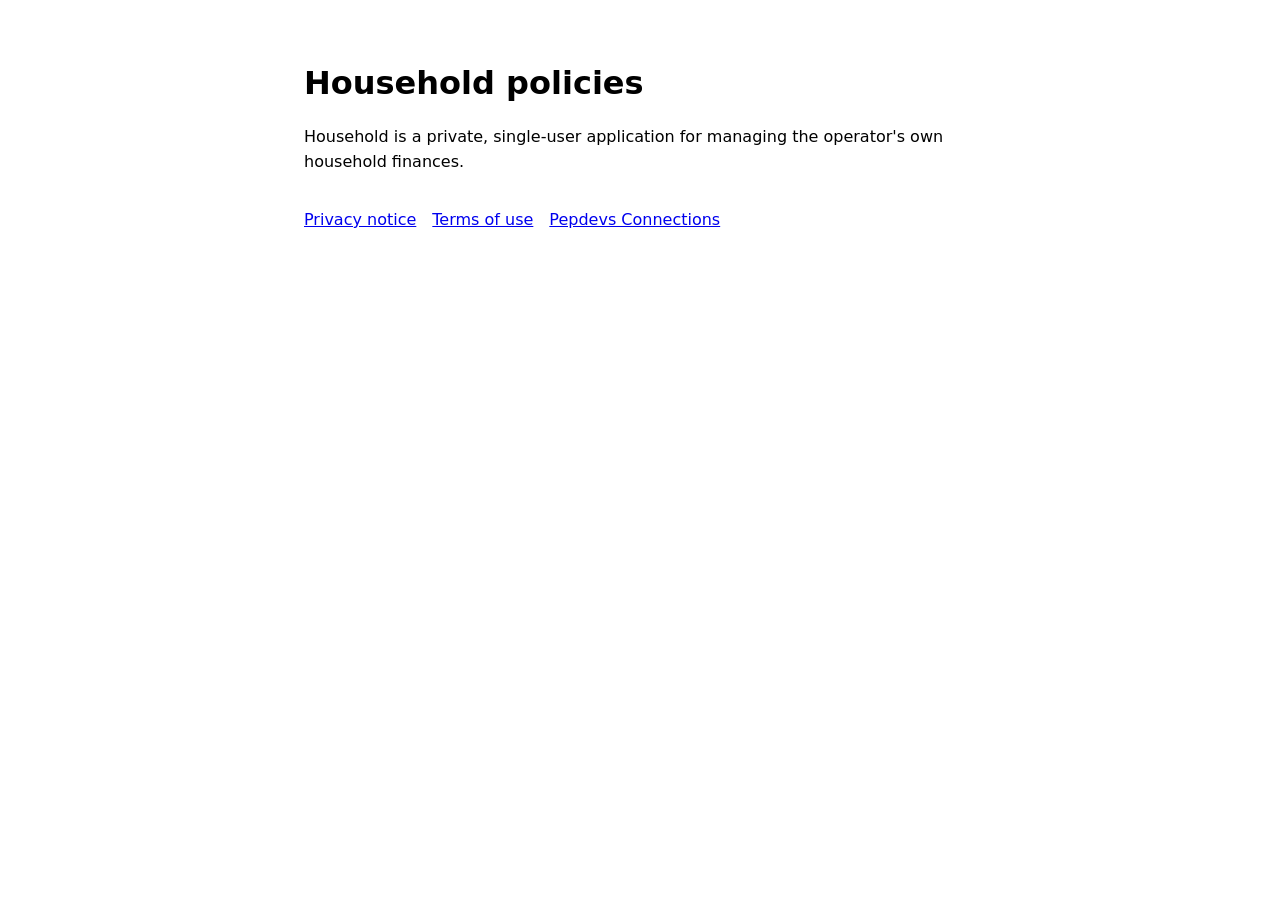
<file: index.html>
<!doctype html>
<html lang="en">
<head>
  <meta charset="utf-8">
  <meta name="viewport" content="width=device-width, initial-scale=1">
  <meta name="robots" content="noindex, nofollow, noarchive">
  <meta name="referrer" content="no-referrer">
  <meta http-equiv="Content-Security-Policy" content="default-src 'none'; style-src 'self'; base-uri 'none'; form-action 'none'">
  <title>Household policies</title>
  <link rel="stylesheet" href="styles.css">
</head>
<body>
  <main>
    <h1>Household policies</h1>
    <p>Household is a private, single-user application for managing the operator's own household finances.</p>
    <nav aria-label="Policies">
      <a href="privacy/">Privacy notice</a>
      <a href="terms/">Terms of use</a>
      <a href="connections/">Pepdevs Connections</a>
    </nav>
  </main>
</body>
</html>
</file>
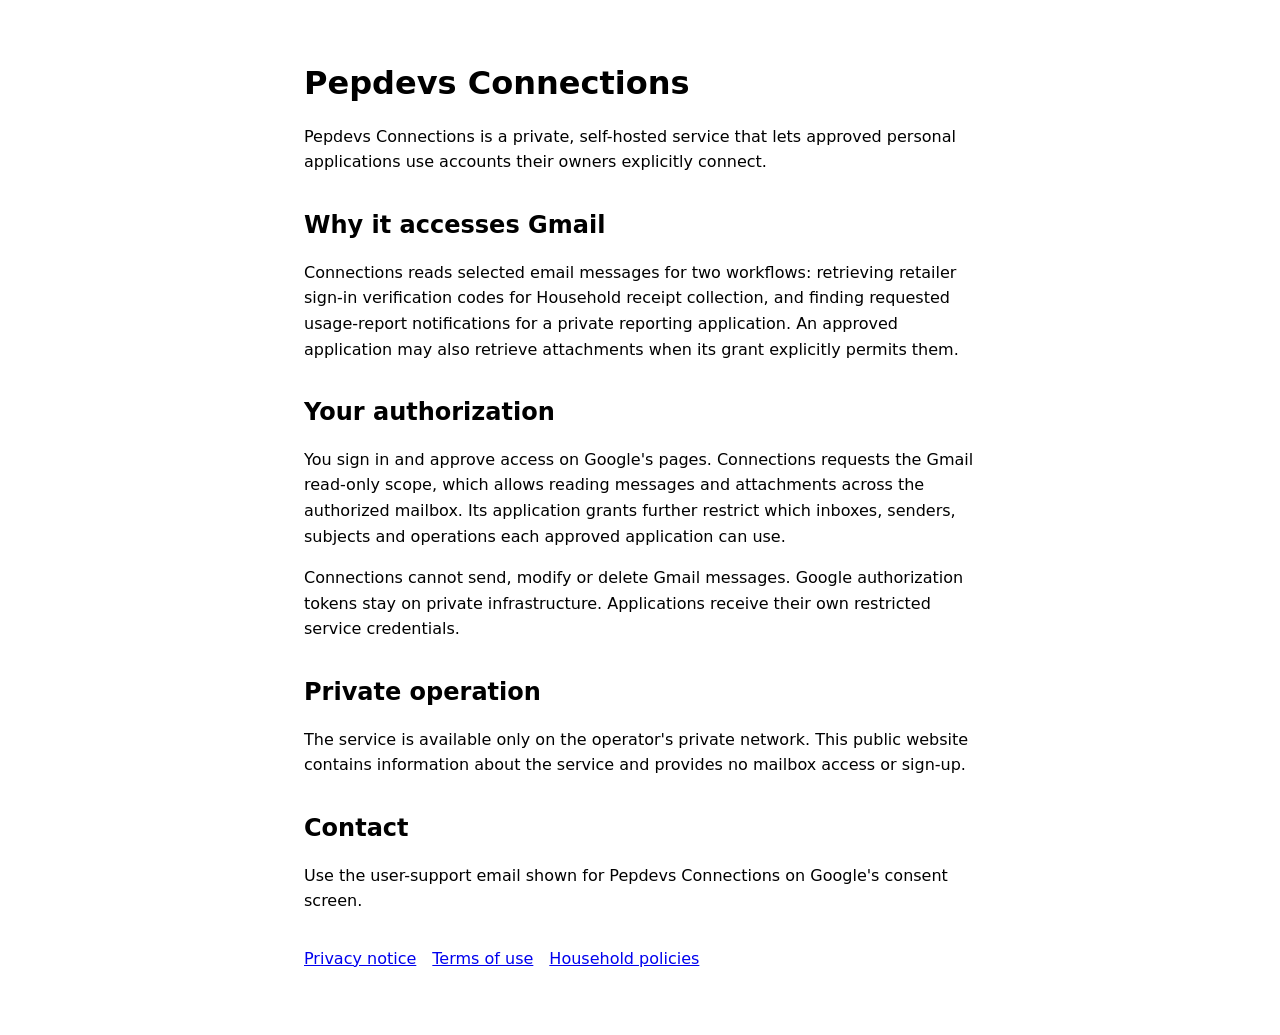
<file: connections/index.html>
<!doctype html>
<html lang="en">
<head>
  <meta charset="utf-8">
  <meta name="viewport" content="width=device-width, initial-scale=1">
  <meta name="robots" content="noindex, nofollow, noarchive">
  <meta name="referrer" content="no-referrer">
  <meta http-equiv="Content-Security-Policy" content="default-src 'none'; style-src 'self'; base-uri 'none'; form-action 'none'">
  <title>Pepdevs Connections</title>
  <link rel="stylesheet" href="../styles.css">
</head>
<body>
  <main>
    <h1>Pepdevs Connections</h1>
    <p>Pepdevs Connections is a private, self-hosted service that lets approved personal applications use accounts their owners explicitly connect.</p>
    <h2>Why it accesses Gmail</h2>
    <p>Connections reads selected email messages for two workflows: retrieving retailer sign-in verification codes for Household receipt collection, and finding requested usage-report notifications for a private reporting application. An approved application may also retrieve attachments when its grant explicitly permits them.</p>
    <h2>Your authorization</h2>
    <p>You sign in and approve access on Google's pages. Connections requests the Gmail read-only scope, which allows reading messages and attachments across the authorized mailbox. Its application grants further restrict which inboxes, senders, subjects and operations each approved application can use.</p>
    <p>Connections cannot send, modify or delete Gmail messages. Google authorization tokens stay on private infrastructure. Applications receive their own restricted service credentials.</p>
    <h2>Private operation</h2>
    <p>The service is available only on the operator's private network. This public website contains information about the service and provides no mailbox access or sign-up.</p>
    <h2>Contact</h2>
    <p>Use the user-support email shown for Pepdevs Connections on Google's consent screen.</p>
    <nav aria-label="Related pages">
      <a href="privacy/">Privacy notice</a>
      <a href="terms/">Terms of use</a>
      <a href="../">Household policies</a>
    </nav>
  </main>
</body>
</html>
</file>
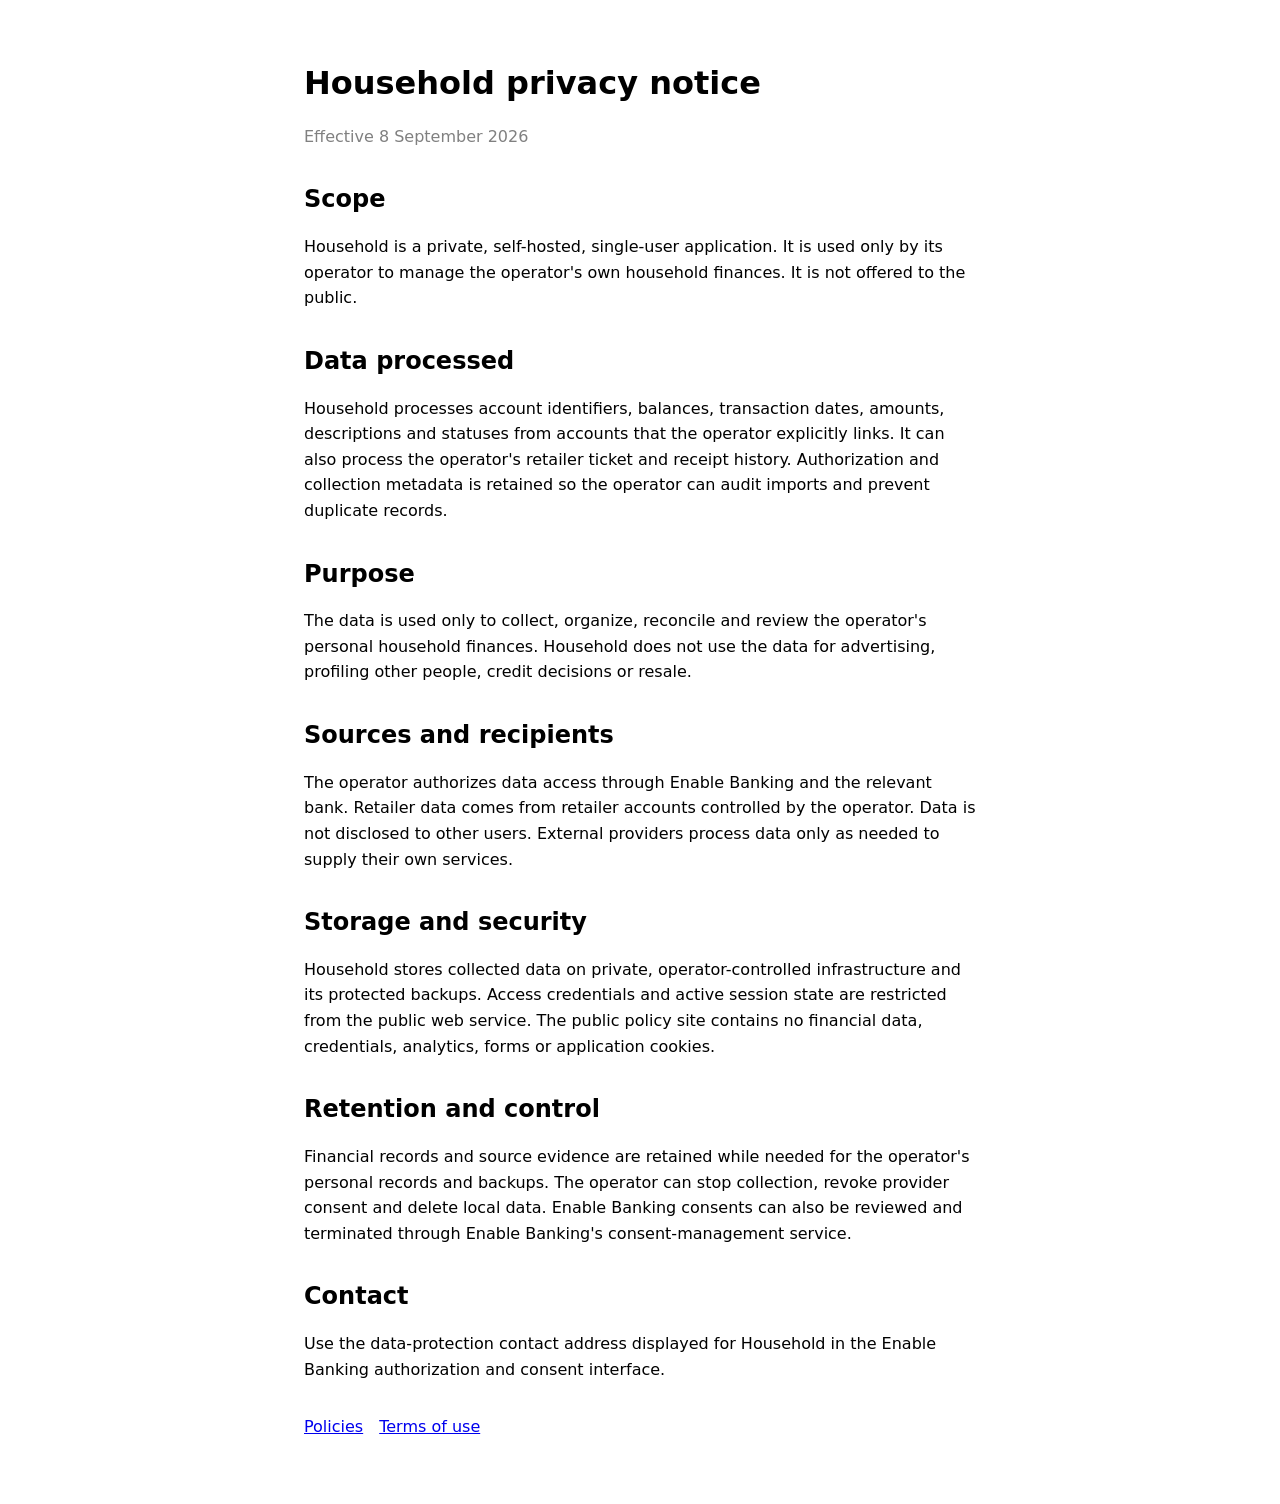
<file: privacy/index.html>
<!doctype html>
<html lang="en">
<head>
  <meta charset="utf-8">
  <meta name="viewport" content="width=device-width, initial-scale=1">
  <meta name="robots" content="noindex, nofollow, noarchive">
  <meta name="referrer" content="no-referrer">
  <meta http-equiv="Content-Security-Policy" content="default-src 'none'; style-src 'self'; base-uri 'none'; form-action 'none'">
  <title>Household privacy notice</title>
  <link rel="stylesheet" href="../styles.css">
</head>
<body>
  <main>
    <h1>Household privacy notice</h1>
    <p class="meta">Effective 8 September 2026</p>

    <h2>Scope</h2>
    <p>Household is a private, self-hosted, single-user application. It is used only by its operator to manage the operator's own household finances. It is not offered to the public.</p>

    <h2>Data processed</h2>
    <p>Household processes account identifiers, balances, transaction dates, amounts, descriptions and statuses from accounts that the operator explicitly links. It can also process the operator's retailer ticket and receipt history. Authorization and collection metadata is retained so the operator can audit imports and prevent duplicate records.</p>

    <h2>Purpose</h2>
    <p>The data is used only to collect, organize, reconcile and review the operator's personal household finances. Household does not use the data for advertising, profiling other people, credit decisions or resale.</p>

    <h2>Sources and recipients</h2>
    <p>The operator authorizes data access through Enable Banking and the relevant bank. Retailer data comes from retailer accounts controlled by the operator. Data is not disclosed to other users. External providers process data only as needed to supply their own services.</p>

    <h2>Storage and security</h2>
    <p>Household stores collected data on private, operator-controlled infrastructure and its protected backups. Access credentials and active session state are restricted from the public web service. The public policy site contains no financial data, credentials, analytics, forms or application cookies.</p>

    <h2>Retention and control</h2>
    <p>Financial records and source evidence are retained while needed for the operator's personal records and backups. The operator can stop collection, revoke provider consent and delete local data. Enable Banking consents can also be reviewed and terminated through Enable Banking's consent-management service.</p>

    <h2>Contact</h2>
    <p>Use the data-protection contact address displayed for Household in the Enable Banking authorization and consent interface.</p>

    <nav aria-label="Related pages">
      <a href="../">Policies</a>
      <a href="../terms/">Terms of use</a>
    </nav>
  </main>
</body>
</html>
</file>
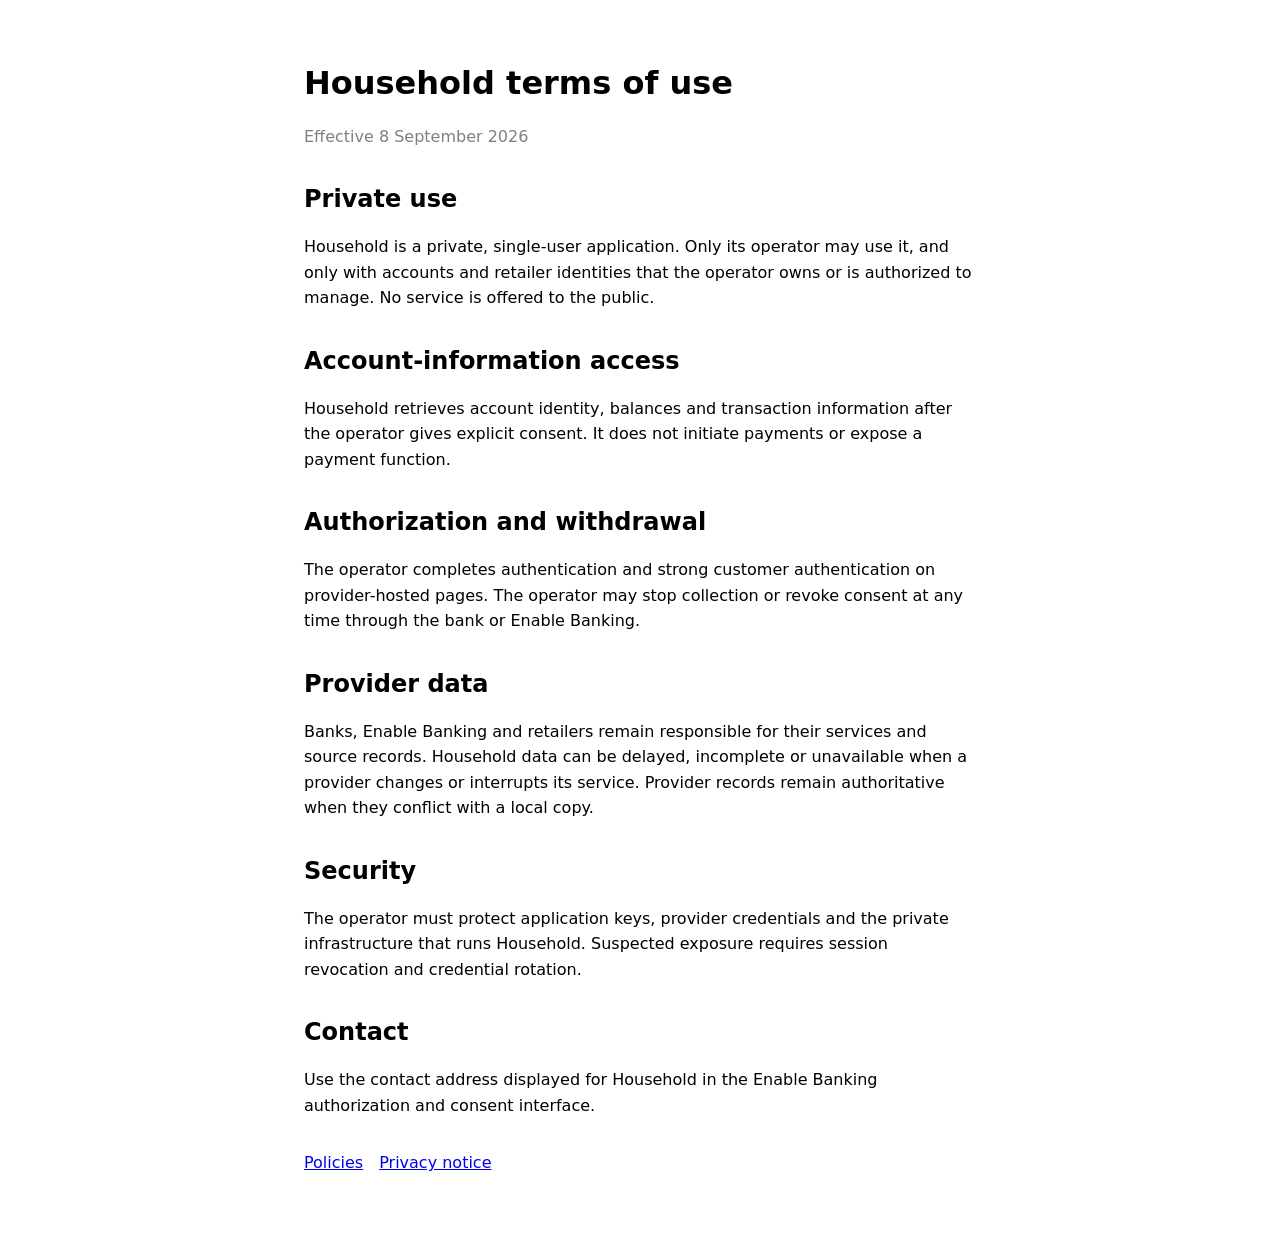
<file: terms/index.html>
<!doctype html>
<html lang="en">
<head>
  <meta charset="utf-8">
  <meta name="viewport" content="width=device-width, initial-scale=1">
  <meta name="robots" content="noindex, nofollow, noarchive">
  <meta name="referrer" content="no-referrer">
  <meta http-equiv="Content-Security-Policy" content="default-src 'none'; style-src 'self'; base-uri 'none'; form-action 'none'">
  <title>Household terms of use</title>
  <link rel="stylesheet" href="../styles.css">
</head>
<body>
  <main>
    <h1>Household terms of use</h1>
    <p class="meta">Effective 8 September 2026</p>

    <h2>Private use</h2>
    <p>Household is a private, single-user application. Only its operator may use it, and only with accounts and retailer identities that the operator owns or is authorized to manage. No service is offered to the public.</p>

    <h2>Account-information access</h2>
    <p>Household retrieves account identity, balances and transaction information after the operator gives explicit consent. It does not initiate payments or expose a payment function.</p>

    <h2>Authorization and withdrawal</h2>
    <p>The operator completes authentication and strong customer authentication on provider-hosted pages. The operator may stop collection or revoke consent at any time through the bank or Enable Banking.</p>

    <h2>Provider data</h2>
    <p>Banks, Enable Banking and retailers remain responsible for their services and source records. Household data can be delayed, incomplete or unavailable when a provider changes or interrupts its service. Provider records remain authoritative when they conflict with a local copy.</p>

    <h2>Security</h2>
    <p>The operator must protect application keys, provider credentials and the private infrastructure that runs Household. Suspected exposure requires session revocation and credential rotation.</p>

    <h2>Contact</h2>
    <p>Use the contact address displayed for Household in the Enable Banking authorization and consent interface.</p>

    <nav aria-label="Related pages">
      <a href="../">Policies</a>
      <a href="../privacy/">Privacy notice</a>
    </nav>
  </main>
</body>
</html>
</file>
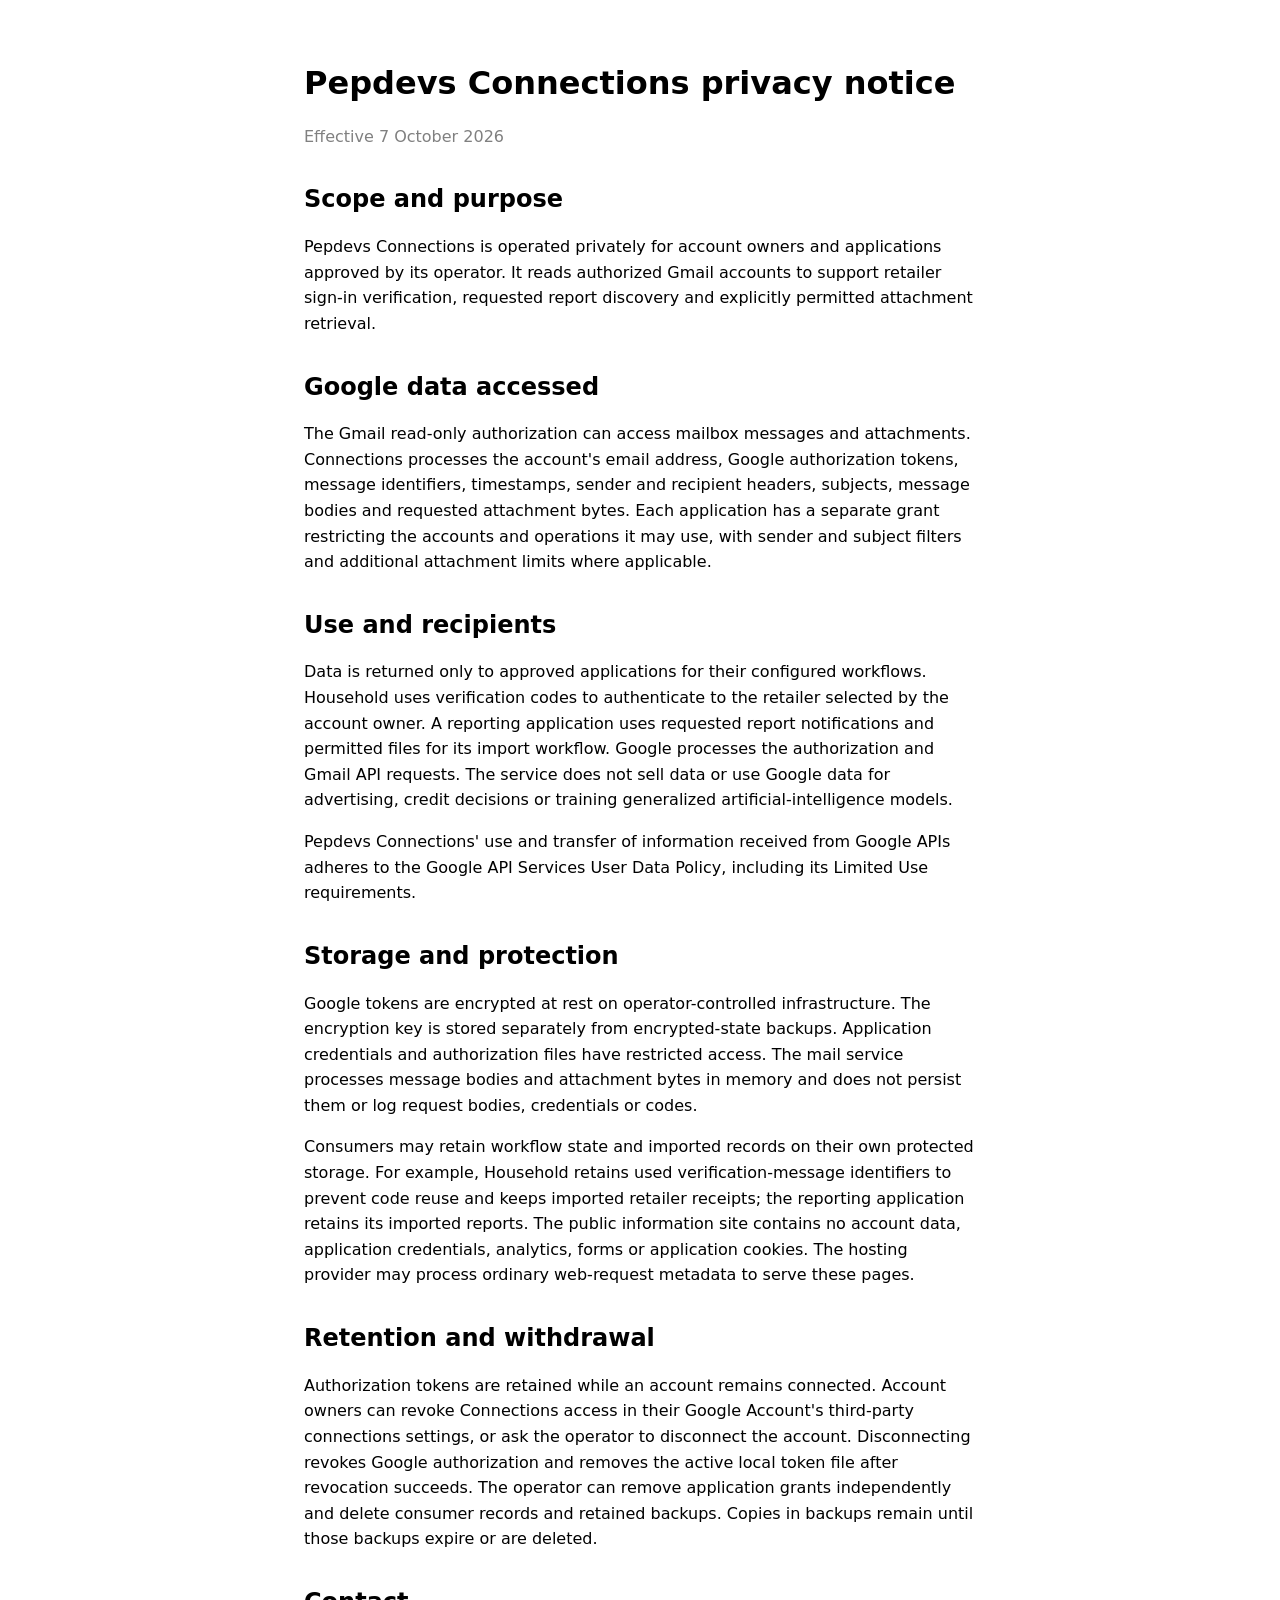
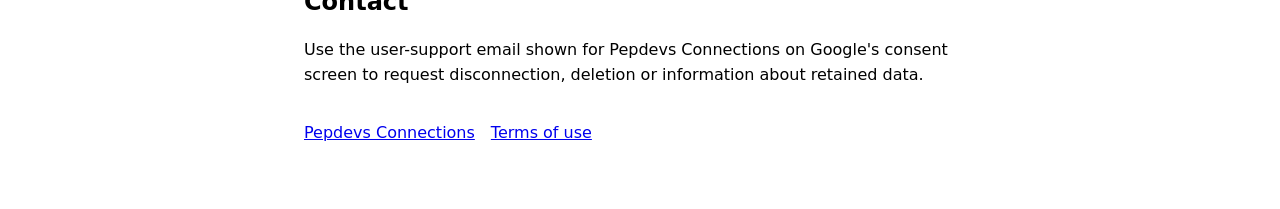
<file: connections/privacy/index.html>
<!doctype html>
<html lang="en">
<head>
  <meta charset="utf-8">
  <meta name="viewport" content="width=device-width, initial-scale=1">
  <meta name="robots" content="noindex, nofollow, noarchive">
  <meta name="referrer" content="no-referrer">
  <meta http-equiv="Content-Security-Policy" content="default-src 'none'; style-src 'self'; base-uri 'none'; form-action 'none'">
  <title>Pepdevs Connections privacy notice</title>
  <link rel="stylesheet" href="../../styles.css">
</head>
<body>
  <main>
    <h1>Pepdevs Connections privacy notice</h1>
    <p class="meta">Effective 7 October 2026</p>
    <h2>Scope and purpose</h2>
    <p>Pepdevs Connections is operated privately for account owners and applications approved by its operator. It reads authorized Gmail accounts to support retailer sign-in verification, requested report discovery and explicitly permitted attachment retrieval.</p>
    <h2>Google data accessed</h2>
    <p>The Gmail read-only authorization can access mailbox messages and attachments. Connections processes the account's email address, Google authorization tokens, message identifiers, timestamps, sender and recipient headers, subjects, message bodies and requested attachment bytes. Each application has a separate grant restricting the accounts and operations it may use, with sender and subject filters and additional attachment limits where applicable.</p>
    <h2>Use and recipients</h2>
    <p>Data is returned only to approved applications for their configured workflows. Household uses verification codes to authenticate to the retailer selected by the account owner. A reporting application uses requested report notifications and permitted files for its import workflow. Google processes the authorization and Gmail API requests. The service does not sell data or use Google data for advertising, credit decisions or training generalized artificial-intelligence models.</p>
    <p>Pepdevs Connections' use and transfer of information received from Google APIs adheres to the Google API Services User Data Policy, including its Limited Use requirements.</p>
    <h2>Storage and protection</h2>
    <p>Google tokens are encrypted at rest on operator-controlled infrastructure. The encryption key is stored separately from encrypted-state backups. Application credentials and authorization files have restricted access. The mail service processes message bodies and attachment bytes in memory and does not persist them or log request bodies, credentials or codes.</p>
    <p>Consumers may retain workflow state and imported records on their own protected storage. For example, Household retains used verification-message identifiers to prevent code reuse and keeps imported retailer receipts; the reporting application retains its imported reports. The public information site contains no account data, application credentials, analytics, forms or application cookies. The hosting provider may process ordinary web-request metadata to serve these pages.</p>
    <h2>Retention and withdrawal</h2>
    <p>Authorization tokens are retained while an account remains connected. Account owners can revoke Connections access in their Google Account's third-party connections settings, or ask the operator to disconnect the account. Disconnecting revokes Google authorization and removes the active local token file after revocation succeeds. The operator can remove application grants independently and delete consumer records and retained backups. Copies in backups remain until those backups expire or are deleted.</p>
    <h2>Contact</h2>
    <p>Use the user-support email shown for Pepdevs Connections on Google's consent screen to request disconnection, deletion or information about retained data.</p>
    <nav aria-label="Related pages">
      <a href="../">Pepdevs Connections</a>
      <a href="../terms/">Terms of use</a>
    </nav>
  </main>
</body>
</html>
</file>
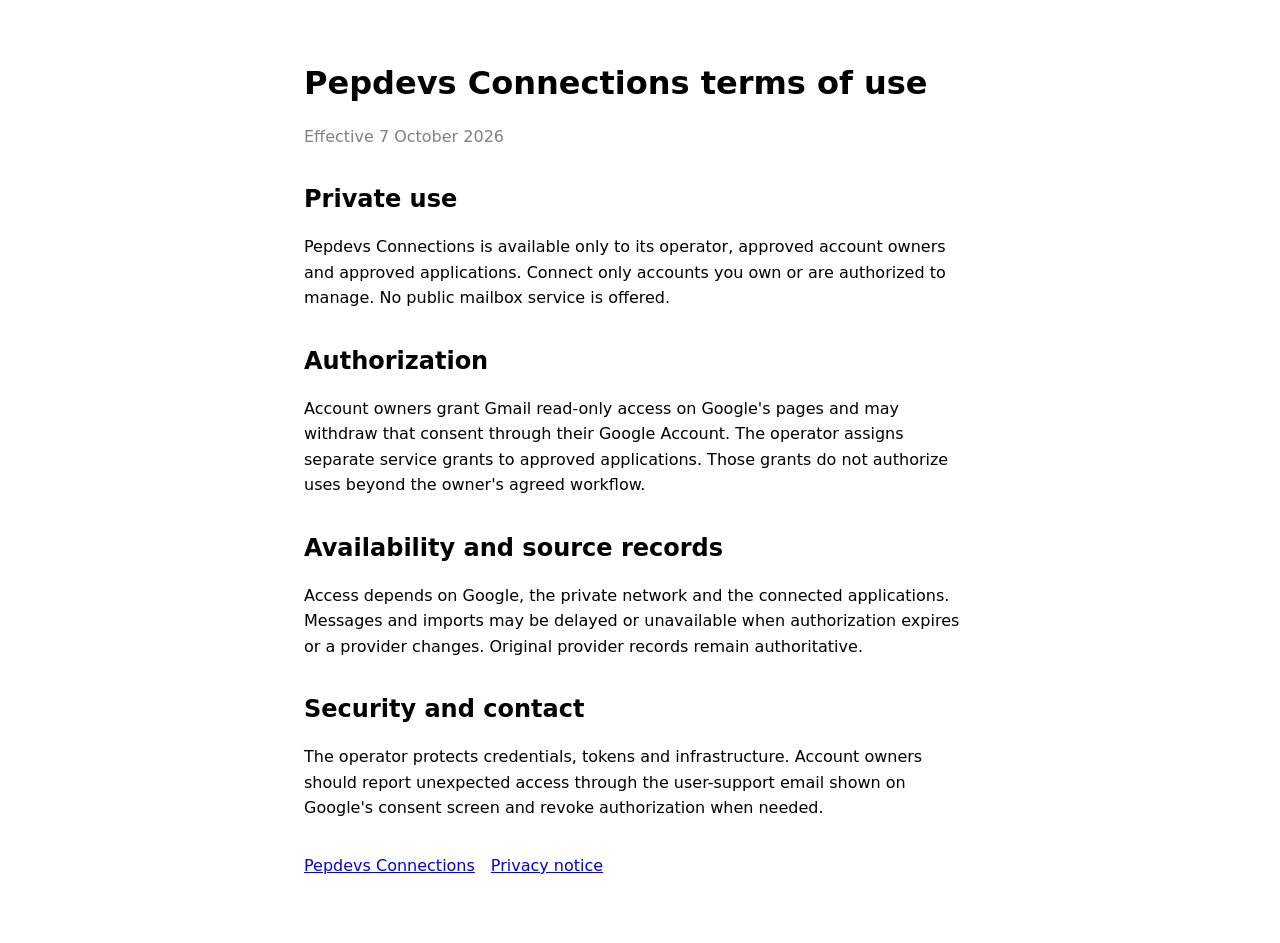
<file: connections/terms/index.html>
<!doctype html>
<html lang="en">
<head>
  <meta charset="utf-8">
  <meta name="viewport" content="width=device-width, initial-scale=1">
  <meta name="robots" content="noindex, nofollow, noarchive">
  <meta name="referrer" content="no-referrer">
  <meta http-equiv="Content-Security-Policy" content="default-src 'none'; style-src 'self'; base-uri 'none'; form-action 'none'">
  <title>Pepdevs Connections terms of use</title>
  <link rel="stylesheet" href="../../styles.css">
</head>
<body>
  <main>
    <h1>Pepdevs Connections terms of use</h1>
    <p class="meta">Effective 7 October 2026</p>
    <h2>Private use</h2>
    <p>Pepdevs Connections is available only to its operator, approved account owners and approved applications. Connect only accounts you own or are authorized to manage. No public mailbox service is offered.</p>
    <h2>Authorization</h2>
    <p>Account owners grant Gmail read-only access on Google's pages and may withdraw that consent through their Google Account. The operator assigns separate service grants to approved applications. Those grants do not authorize uses beyond the owner's agreed workflow.</p>
    <h2>Availability and source records</h2>
    <p>Access depends on Google, the private network and the connected applications. Messages and imports may be delayed or unavailable when authorization expires or a provider changes. Original provider records remain authoritative.</p>
    <h2>Security and contact</h2>
    <p>The operator protects credentials, tokens and infrastructure. Account owners should report unexpected access through the user-support email shown on Google's consent screen and revoke authorization when needed.</p>
    <nav aria-label="Related pages">
      <a href="../">Pepdevs Connections</a>
      <a href="../privacy/">Privacy notice</a>
    </nav>
  </main>
</body>
</html>
</file>
<file: styles.css>
:root {
  color-scheme: light dark;
  font-family: ui-sans-serif, system-ui, -apple-system, BlinkMacSystemFont, "Segoe UI", sans-serif;
  line-height: 1.6;
}

body {
  margin: 0;
  background: Canvas;
  color: CanvasText;
}

main {
  width: min(42rem, calc(100% - 2rem));
  margin: 4rem auto;
}

h1,
h2 {
  line-height: 1.2;
}

h2 {
  margin-top: 2.25rem;
}

a {
  color: LinkText;
}

.meta {
  color: GrayText;
}

nav {
  display: flex;
  gap: 1rem;
  margin-top: 2rem;
}
</file>
